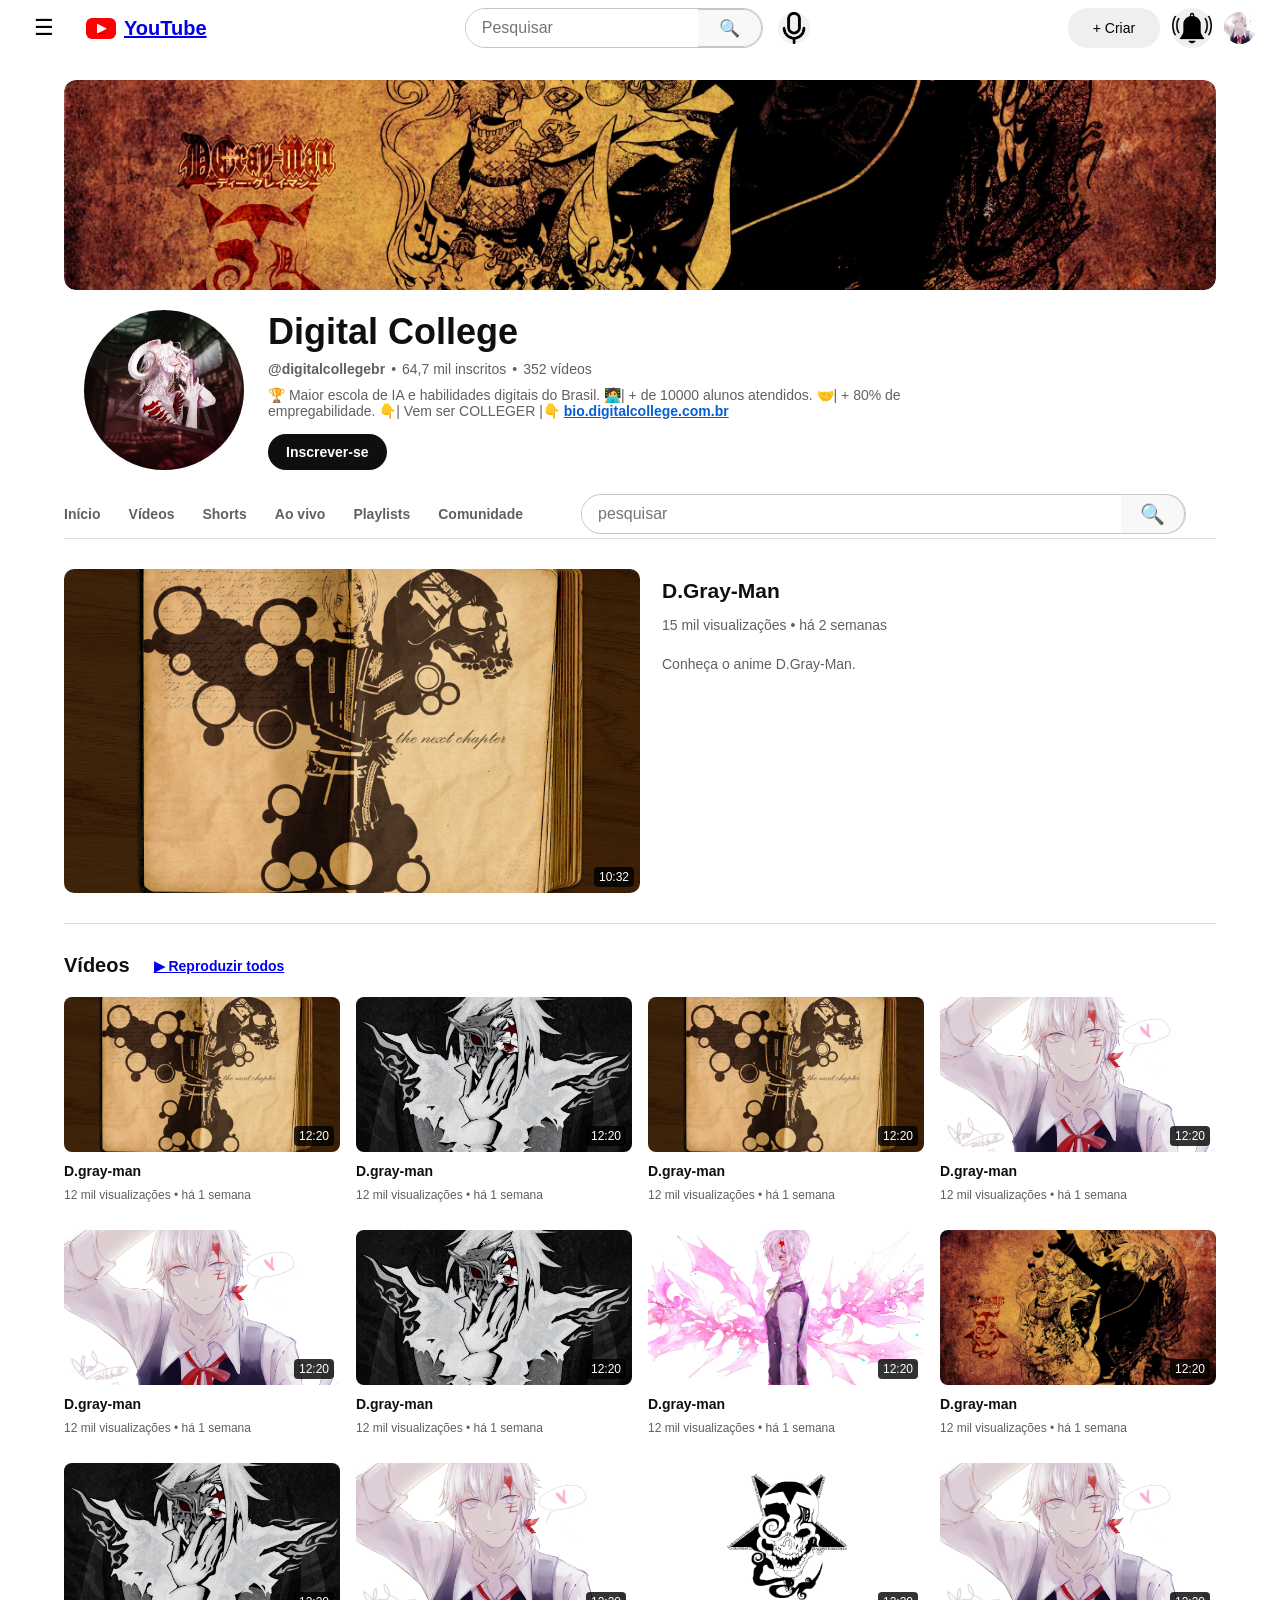
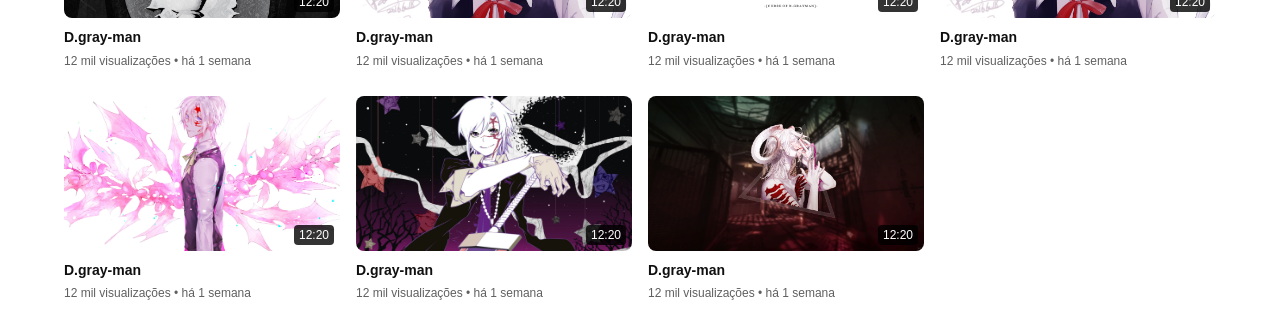
<file: index.html>
<!DOCTYPE html>
<html lang="pt-br">
<head>
    <meta charset="UTF-8">
    <meta name="viewport" content="width=device-width, initial-scale=1.0">
    <link rel="stylesheet" href="style.css">
    <link rel="preconnect" href="https://fonts.googleapis.com">
    <link rel="preconnect" href="https://fonts.gstatic.com" crossorigin>
    <link href="https://fonts.googleapis.com/css2?family=UnifrakturMaguntia&display=swap" rel="stylesheet">
    <link rel="preconnect" href="https://fonts.googleapis.com">
    <link rel="preconnect" href="https://fonts.gstatic.com" crossorigin>
    <link href="https://fonts.googleapis.com/css2?family=IBM+Plex+Serif:ital,wght@0,100;0,200;0,300;0,400;0,500;0,600;0,700;1,100;1,200;1,300;1,400;1,500;1,600;1,700&family=UnifrakturMaguntia&display=swap" rel="stylesheet">
    <title>digitalcollegebr - Youtube</title>
</head>
<body>
    <header id="header">
        <div id="header-left">
            <button id="botao-menu">
                ☰
            </button>
            <a href="#" id="youtube-logo">
                <span id="youtube-icone">▶</span>
                <span id="youtube-texto">YouTube</span>
            </a>
        </div>
        <div id="pesquisa">
            <div id="caixa-pesquisa">
                <input
                    type="text"
                    placeholder="Pesquisar"
                >
                <button id="botao-pesquisa">
                    🔍
                </button>
            </div>
            <button id="microfone">
                <img src="imagens/microfone.png" alt="microfone">
            </button>
        </div>
        <div id="header-açao">
            <button id="criar-botao">
                + Criar
            </button>
            <button id="notificaçao">
                <img src="imagens/notificaçao.png" alt="notificaçao">
            </button>
            <button class="botao-perfil"><img
                src="imagens/924126.jpg"
                id="mini-perfil"
                alt="perfil"
            >
            </button>
        </div>
  </header>
   <div class="section" id="conteudo">
        <div id="banner">
            <img
                src="imagens/902461.jpg"
                alt="Banner Digital College"
            >
        </div>
        <div id="informaçoes-canal">
        <div id="perfil-canal">
                <img
                    src="imagens/1129757.jpg"
                    alt="Digital College"
                    id="imagem-perfil"
                >
            </div>
        
            <div id="texto-canal">
                <h1>Digital College</h1>
                <div id="status-canal">
                    <strong>@digitalcollegebr</strong>
                    <span>•</span>
                    <span>64,7 mil inscritos</span>
                    <span>•</span>
                    <span>352 vídeos</span>
                </div>
                <p id="descriçao">
                    🏆 Maior escola de IA e habilidades digitais do Brasil.
                    🧑‍💻| + de 10000 alunos atendidos.
                    🤝| + 80% de empregabilidade.
                    👇| Vem ser COLLEGER |👇
                <a href="https://bio.digitalcollege.com.br/ "target="_blank" id="link-canal">bio.digitalcollege.com.br
                </a>
              </p>
                <div id="botao-canal">
                    <button id="botao-inscrever">
                        Inscrever-se
                    </button>
                </div>
            </div>
        </div>
        <nav id="navegaçao-canal">
            <a href="#">
                Início
            </a>
            <a href="#">
                Vídeos
            </a>
            <a href="#">
                Shorts
            </a>
            <a href="#">
                Ao vivo
            </a>
            <a href="#">
                Playlists
            </a>
            <a href="#">
                Comunidade
            </a>
            <a href="#" id="pesquisa-navegaçao" >
                <input 
                    type="text" 
                    placeholder="pesquisar" id="">
            <button id="botao-navegaçao">
                🔍
            </button>
        </a>
        </nav> 
        <div class="section"    id="video-apresentaçao">
          <div id="thumb-video">
                <img
                    src="imagens/120200.jpg"
                    alt="Vídeo destaque"
                >
                <span class="duration">
                    10:32
                </span>
            </div>
              <div id="descrição-video">
                <h2>
                    D.Gray-Man
                </h2>
                <p id="video-meta">
                    15 mil visualizações • há 2 semanas
                </p>
                <p>
                    Conheça o anime D.Gray-Man.
                </p>
              </div>
          </div>
      <div class="section" id="videos">
            <div class="titulo">
                <h2>Vídeos</h2>
                <a href="#">
                    ▶ Reproduzir todos
                </a>
            </div>
        <div class="grid-videos">
              <div class="video">
                    <div class="thumbnail">
                        <img
                            src="imagens/120200.jpg"
                            alt="Vídeo"
                        >
                        <span class="duration">
                            12:20
                        </span>
                    </div>
                    <h3>
                        D.gray-man
                    </h3>
                    <p>
                        12 mil visualizações • há 1 semana
                    </p>
              </div>
              <div class="video">
                    <div class="thumbnail">
                        <img
                            src="imagens/722103.png"
                            alt="Vídeo"
                        >
                        <span class="duration">
                            12:20
                        </span>
                    </div>
                    <h3>
                        D.gray-man
                    </h3>
                    <p>
                        12 mil visualizações • há 1 semana
                    </p>
              </div>
              <div class="video">
                    <div class="thumbnail">
                        <img
                            src="imagens/120200.jpg"
                            alt="Vídeo"
                        >
                        <span class="duration">
                            12:20
                        </span>
                    </div>
                    <h3>
                        D.gray-man
                    </h3>
                    <p>
                        12 mil visualizações • há 1 semana
                    </p>
              </div>
              <div class="video">
                    <div class="thumbnail">
                        <img
                            src="imagens/924126.jpg"
                            alt="Vídeo"
                        >
                        <span class="duration">
                            12:20
                        </span>
                    </div>
                    <h3>
                        D.gray-man
                    </h3>
                    <p>
                        12 mil visualizações • há 1 semana
                    </p>
              </div>
              <div class="video">
                    <div class="thumbnail">
                        <img
                            src="imagens/924126.jpg"
                            alt="Vídeo"
                        >
                        <span class="duration">
                            12:20
                        </span>
                    </div>
                    <h3>
                        D.gray-man
                    </h3>
                    <p>
                        12 mil visualizações • há 1 semana
                    </p>
              </div>
              <div class="video">
                    <div class="thumbnail">
                        <img
                            src="imagens/722103.png"
                            alt="Vídeo"
                        >
                        <span class="duration">
                            12:20
                        </span>
                    </div>
                    <h3>
                        D.gray-man
                    </h3>
                    <p>
                        12 mil visualizações • há 1 semana
                    </p>
              </div>
              <div class="video">
                    <div class="thumbnail">
                        <img
                            src="imagens/919681.jpg"
                            alt="Vídeo"
                        >
                        <span class="duration">
                            12:20
                        </span>
                    </div>
                    <h3>
                        D.gray-man
                    </h3>
                    <p>
                        12 mil visualizações • há 1 semana
                    </p>
              </div>
              <div class="video">
                    <div class="thumbnail">
                        <img
                            src="imagens/902461.jpg"
                            alt="Vídeo"
                        >
                        <span class="duration">
                            12:20
                        </span>
                    </div>
                    <h3>
                        D.gray-man
                    </h3>
                    <p>
                        12 mil visualizações • há 1 semana
                    </p>
              </div>
              <div class="video">
                    <div class="thumbnail">
                        <img
                            src="imagens/722103.png"
                            alt="Vídeo"
                        >
                        <span class="duration">
                            12:20
                        </span>
                    </div>
                    <h3>
                        D.gray-man
                    </h3>
                    <p>
                        12 mil visualizações • há 1 semana
                    </p>
              </div>
              <div class="video">
                    <div class="thumbnail">
                        <img
                            src="imagens/924126.jpg"
                            alt="Vídeo"
                        >
                        <span class="duration">
                            12:20
                        </span>
                    </div>
                    <h3>
                        D.gray-man
                    </h3>
                    <p>
                        12 mil visualizações • há 1 semana
                    </p>
              </div>
              <div class="video">
                    <div class="thumbnail">
                        <img
                            src="imagens/57786.jpg"
                            alt="Vídeo"
                        >
                        <span class="duration">
                            12:20
                        </span>
                    </div>
                    <h3>
                        D.gray-man
                    </h3>
                    <p>
                        12 mil visualizações • há 1 semana
                    </p>
              </div>
              <div class="video">
                    <div class="thumbnail">
                        <img
                            src="imagens/924126.jpg"
                            alt="Vídeo"
                        >
                        <span class="duration">
                            12:20
                        </span>
                    </div>
                    <h3>
                        D.gray-man
                    </h3>
                    <p>
                        12 mil visualizações • há 1 semana
                    </p>
              </div>
              <div class="video">
                    <div class="thumbnail">
                        <img
                            src="imagens/919681.jpg"
                            alt="Vídeo"
                        >
                        <span class="duration">
                            12:20
                        </span>
                    </div>
                    <h3>
                        D.gray-man
                    </h3>
                    <p>
                        12 mil visualizações • há 1 semana
                    </p>
              </div>
              <div class="video">
                    <div class="thumbnail">
                        <img
                            src="imagens/122281.jpg"
                            alt="Vídeo"
                        >
                        <span class="duration">
                            12:20
                        </span>
                    </div>
                    <h3>
                        D.gray-man
                    </h3>
                    <p>
                        12 mil visualizações • há 1 semana
                    </p>
              </div>
              <div class="video">
                    <div class="thumbnail">
                        <img
                            src="imagens/1129757.jpg"
                            alt="Vídeo"
                        >
                        <span class="duration">
                            12:20
                        </span>
                    </div>
                    <h3>
                        D.gray-man
                    </h3>
                    <p>
                        12 mil visualizações • há 1 semana
                    </p>
              </div>
        </div>
    </div>
        
</body>
</html>
</file>
<file: style.css>
*{
    margin: 0;
    padding: 0;
    box-sizing: border-box;
}
button{
    cursor: pointer;
    border:none  
}
.botao-perfil{
    border-radius: 50%;
}
#criar-botao{
    border-radius: 20px;
    width: 92px;
    height: 40px;
    font-size: 14px;
    line-height: 40px;
}
body{
    font-family: Arial, Helvetica, sans-serif;
    background: #ffffff;
    color: #0f0f0f;
    font-size: 14px;
}
img{
    display: block;
    max-width: 100%;
}

#header{
    width: 100%;
    height: 56px;
    position: fixed;
    z-index: 7;
    top: 0;
    left: 0;
    display: flex;
    align-items: center;
    justify-content: space-between;
    padding: 0 24px;
    background: #ffffff;
}

#header-left{
    display: flex;
    align-items: center;
    gap: 22px;
}
#botao-menu{
    width: 40px;
    height: 40px;
    display: flex;
    align-items: center;
    justify-content: center;
    background: transparent;
    border-radius: 50%;
    font-size: 22px;
}
#botao-menu:hover{
    background: #f2f2f2;
}
#youtube-logo{
    display: flex;
    align-items: center;
    gap: 4px;
    font-size: 20px;
    font-weight: bold;
}
#youtube-icone{
    background-color: #ff0000;
    color: white;
    width: 30px;
    height: 21px;
    display: flex;
    align-items: center;
    justify-content: center;
    border-radius: 6px;
    font-size: 12px;
    margin-right: 4px;
}
#pesquisa{
    display: flex;
    align-items: center;
    justify-content: center;
    max-width: 730px;
    margin: 0 30px;
}
#caixa-pesquisa{
    flex: 1;
    height: 40px;
    display: flex;
    border: 1px solid #c6c6c6;
    border-radius: 22px;
    overflow: hidden;
}
#caixa-pesquisa input{
    flex: 1;
    padding: 0 16px;
    border: none;
    outline: none;
    font-size: 16px;
}
#botao-pesquisa{
    width: 64px;
    border: 1px solid #c6c6c6;
    border-left: none;
    border-radius: 0 20px 20px 0;
    background-color: #f8f8f8;
    font-size: 17px;
}
#botao-pesquisa:hover{
    background-color: #f0f0f0;
}
#microfone{
    width: 32px;
    height: 32px;
    margin-left: 15px;
    border-radius: 50%;
    background-color: #f2f2f2;
}
#microfone:hover{
    background-color: #e5e5e5;
    border-radius: 50%;
}
#header-açao{
    display: flex;
    align-items: center;
    gap: 12px;
}
#criar-botao:hover{
    background-color: #e5e5e5;
}
#notificaçao{
    width: 40px;
    height: 40px;
    font-size: 20px;
    border-radius: 50%;
}
#notificaçao:hover{
    background-color: #e5e5e5;
    border-radius: 50%;
}
#mini-perfil{
    width: 32px;
    height: 32px;
    object-fit: cover;
    border-radius: 50%;
}
#conteudo{
    width: 90%;
    padding-top: 68px;
    max-width: 1284px;
    margin: auto;
    padding-bottom: 0px;
}
#banner{
    width: 100%;
    height: 210px;
    margin-top: 12px;
    border-radius: 12px;
    overflow: hidden;
    display: flex;
    img{
    width: 100%;
    height: 210px;
    object-fit: cover;
    border-radius: 12px;
    }
}
#informaçoes-canal{
    display: flex;
    align-items: center;
    gap: 24px;
    padding: 20px;
}
#perfil-canal{
    flex-shrink: 0;
}
#imagem-perfil{
    width: 160px;
    height: 160px;
    border-radius: 50%;
    object-fit: cover;
}
#texto-canal h1{
    display: flex;
    font-size: 36px;
    margin-bottom: 8px;
}
#status-canal{
    display: flex;
    align-items: center;
    flex-wrap: wrap;
    gap: 6px;
    color: #606060;
    font-size: 14px;
    margin-bottom: 10px;
}
#descriçao{
    color: #606060;
    font-size: 14px;
    max-width: 700px;
    margin-bottom: 8px;
}
#link-canal{
    font-size: 14px;
    font-weight: 600;
    color: #065fd4;
}
#botao-canal{
    margin-top: 15px;
}
#botao-inscrever{
    background-color: #0f0f0f;
    color: white;
    border-radius: 20px;
    padding: 10px 18px;
    font-size: 14px;
    font-weight: bold;
}
#botao-inscrever:hover{
    background-color: #272727;
}
#navegaçao-canal{
    border-bottom: 1px solid #dedede;
    display: flex;
    align-items: center;
    gap: 28px;
    overflow-x: auto;
}
#navegaçao-canal a{
    position: relative;
    padding: 16px 0;
    color: #606060;
    font-size: 14px;
    font-weight: 600;
    white-space: nowrap;
    text-decoration: none;
}

#navegaçao-canal a:hover{
    color: #0f0f0f;
}
#pesquisa-navegaçao{
    display: flex;
    align-items: center;
    justify-content: center;
    max-width: 730px;
    margin: 0 30px;
    flex: 1;
    height: 40px;
    display: flex;
    border: 1px solid #c6c6c6;
    border-radius: 22px;
    overflow: hidden;
    
}
#pesquisa-navegaçao input{
    flex: 1;
    padding: 0 16px;
    border: none;
    outline: none;
    font-size: 16px;
}
#botao-navegaçao{
    width: 64px;
    height: 40px;
    border: 1px solid #c6c6c6;
    border-left: none;
    border-radius: 0 20px 20px 0;
    background-color: #f8f8f8;
    font-size: 20px;
}
#botao-navegaçao:hover{
    background-color: #f0f0f0;
}
#video-apresentaçao{
    display: flex;
    gap: 22px;
    padding: 30px 0;
    border-bottom: 1px solid #dedede;
}
#thumb-video{
    position: relative;
    cursor: pointer;
    width: 50%;
    min-width: 0px;
    aspect-ratio: 16 / 9;
    img{
    width: 100%;
    height: 100%;
    object-fit: cover;
    border-radius: 10px;
    }
}
#descrição-video{
        padding-top: 10px;
}
#descrição-video h2{
        margin-bottom: 12px;
        cursor: pointer;
}
#descrição-video p{
    color: #606060;
    font-size: 14px;
    line-height: 1.5;
    max-width: 500px
}
#video-meta{
    margin-bottom: 18px;
}
.duration{
    position: absolute;
    right: 6px;
    bottom: 6px;
    background-color: rgba(0, 0, 0, 0.8);
    color: white;
    font-size: 12px;
    padding: 3px 5px;
    border-radius: 4px;
}
#videos{
        padding: 30px 0;
}
.titulo{
    display: flex;
    align-items: center;
    gap: 24px;
    margin-bottom: 20px;
    h2{
        font-size: 20px;
    }
    a{
    font-size: 14px;
    font-weight: bold;
    }
}
.grid-videos{
    display: grid;
    grid-template-columns: repeat(auto-fit,minmax(220px,1fr));
    gap: 28px 16px;
}
.video h3{
    cursor: pointer;
}
.thumbnail{
    cursor: pointer;
    width: 100%;
    aspect-ratio: 16 / 9;
    position: relative;
    overflow: hidden;
    border-radius: 8px;
} 
img{
    width: 100%;
    height: 100%;
    object-fit: cover;
}
.video h3{
    font-size: 14px;
    margin-top: 10px;
    line-height: 1.4;
    font-weight: 600;
}
.video p{
    font-size: 12px;
    color: #606060;
    margin-top: 6px;
}

@media (max-width: 500px) {
  #header{
    float: none;
    display: block;
    text-align: left;
  }
  #criar-botao,#microfone,#notificaçao,.botao-perfil{
    display:none
  }
  #informaçoes-canal{
    flex-direction: column;
    text-align: center;
  }
  #imagem-perfil{
    width:100px;
    height:100px;
  }
}
</file>
